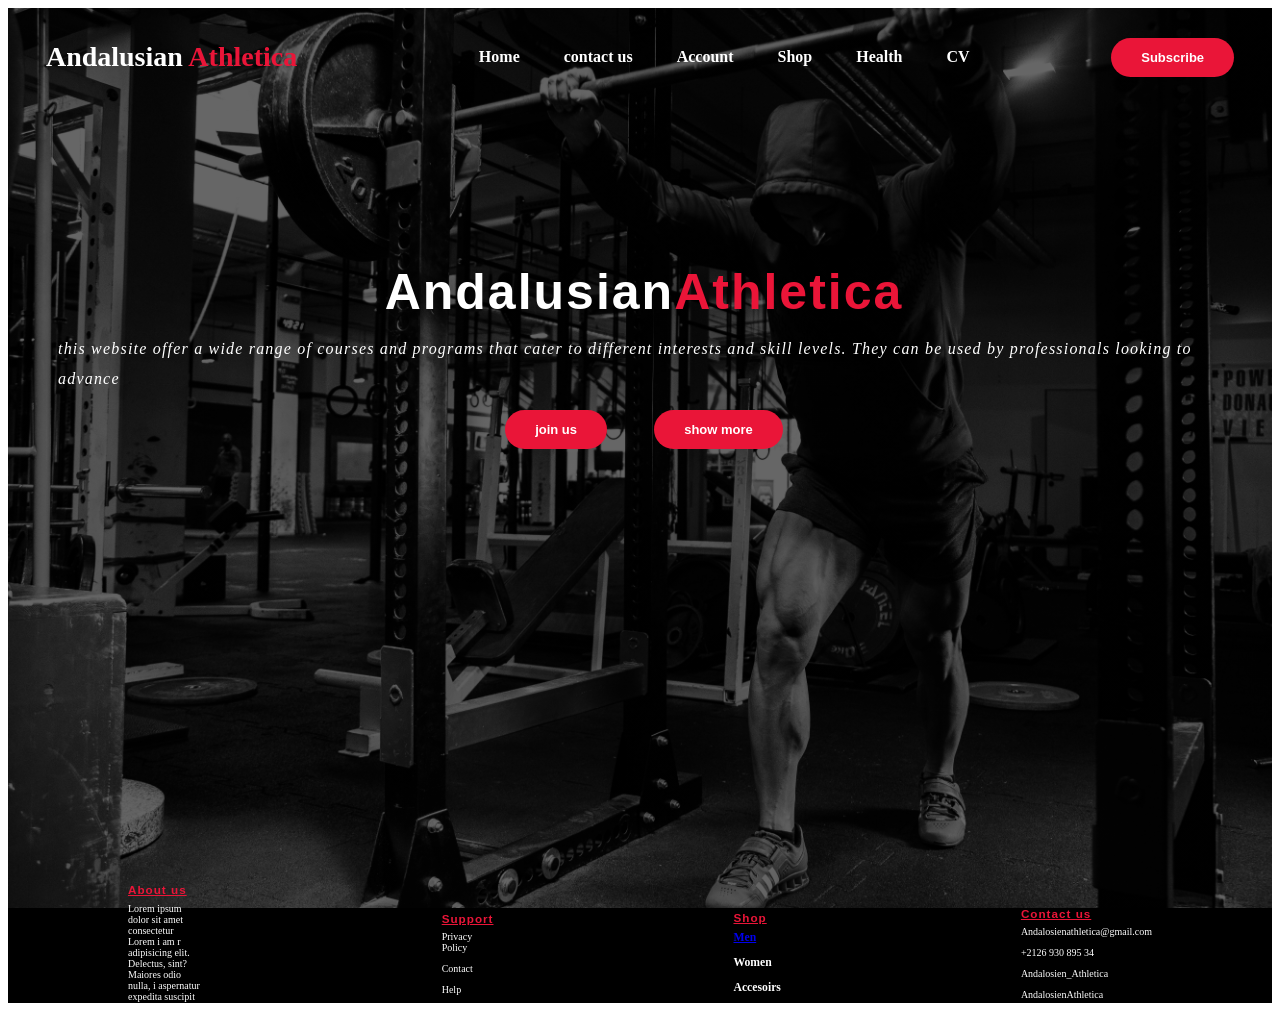
<file: Store-app/E-comerce store/index.html>
<!DOCTYPE html>
<html lang="en">
<head>
    <meta charset="UTF-8">
    <meta name="viewport" content="width=device-width, initial-scale=1.0">
    <title>Document</title>
    <link rel="stylesheet" href="style.css">
</head>
<body>
    <div class="main">
    <nav>
    <h2 class="logo">Andalusian<span> Athletica</span></h2>
    <ul>
      <li><a class="active" href="index.html">Home</a></li>
      <li><a href="">contact us</a></li>
      <li><a href="index2.html" target="_blank" >Account</a></li>
      <li><a href="index3.html">Shop</a>
        <div class="sub-menu">
          <ul>
            <li><a href="index5.html" target="_blank" >Accesoirs</a></li>
            <li><a href="index4.html" target="_blank">Women</a></li>
            <li><a href="index3.html" target="_blank">Men</a></li>
          </ul>
        </div>
      </li>
      <li><a href="">Health</a></li>
      <li><a href="cv.html">CV</a></li>
    </ul>
    <a href="index1.html" target="_blank"><button class="cb1" type="button">Subscribe</button></a>
  </nav>
    </div>
  <section>
    <div class="content">
        <h1 class="title">Andalusian <span>Athletica</span> </h1>
        <div class="pra">
          <p class="prinp">this website offer a wide range of courses and programs that cater to different interests and skill levels. 
            They can be used by professionals looking to advance <br ></p>
          <div class="couple">
            <a href="index1.html" target="_blank"><button class="cn">join us</button></a>
            <a href="index1.html" target="_blank"><button class="cb">show more</button></a>
          </div>
        </div>
    </div>
      </section>
      <footer>
        <div class="down">
          <div class="foooter">
            <h3 class="h33">About us</h3>
            <p>Lorem ipsum dolor sit amet consectetur Lorem i am
              r adipisicing elit. Delectus, sint? Maiores odio nulla, 
              i aspernatur expedita suscipit velit, ipsum mollitia ratione.<p>
          </div>
          <div class="foooter">
            <h3 class="h33">Support</h3>
            <p>Privacy Policy</p>
            <p>Contact</p>
            <p>Help</p>
          </div>
          <div class="foooter">
            <h3 class="h33">Shop<h3>
            <a href="index3.html" target="_blank"><p>Men</p></a>
            <p>Women<p>
            <p>Accesoirs</p>
          </div>
          <div class="foooter">
            <h3 class="h33">Contact us</h3>
            <p>Andalosienathletica@gmail.com</p>
            <p>+2126 930 895 34</p>
            <p>Andalosien_Athletica</p>
            <p>AndalosienAthletica</p>
          </div>
        </div>
      </footer>
   
   
</body>
</html>
</file>
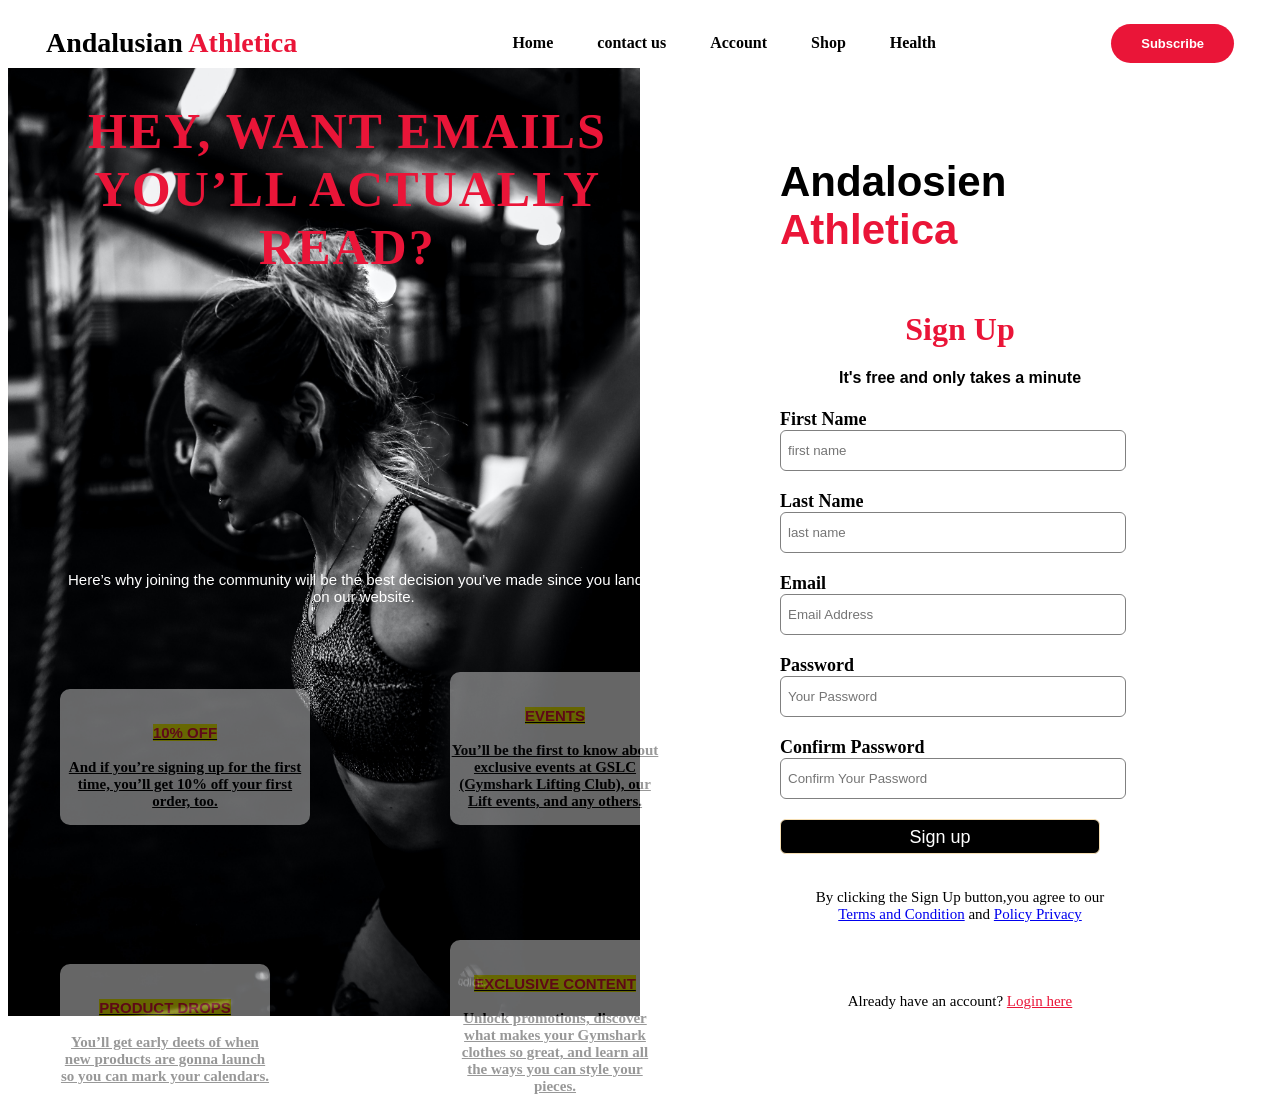
<file: Store-app/E-comerce store/index1.html>
<!DOCTYPE html>
    <html lang="en">
      <head>
        <title>Sign Up</title>
        <link rel="stylesheet" href="style1.css" />      
      </head>
      <body>
        <div class="main">
          <nav>
          <h2 class="logo">Andalusian<span> Athletica</span></h2>
          <ul>
            <li><a class="active" href="index.html">Home</a></li>
            <li><a href="">contact us</a></li>
            <li><a href="index2.html" target="_blank" >Account</a></li>
            <li><a href="index3.html" target="_blank">Shop</a>
              <div class="sub-menu">
                <ul>
                  <li><a href="index5.html" target="_blank" >Accesoirs</a></li>
                  <li><a href="index4.html" target="_blank">Women</a></li>
                  <li><a href="index3.html" target="_blank">Men</a></li>
                </ul>
              </div>
            </li>
            <li><a href="">Health</a></li>
          </ul>
          <a href="index1.html" target="_blank"><button class="cb1" type="button">Subscribe</button></a>
        </nav>
          </div>
        <div class="whole">
          <div class="signup-box">
            <h3>Andalosien <span class="span1"> Athletica</span></h3>
            <h1>Sign Up</h1>
            <h4>It's free and only takes a minute</h4>
            <form>
              <label>First Name</label>
              <input type="text" placeholder="first name" />
              <label>Last Name</label>
              <input type="text" placeholder="last name" />
              <label>Email</label>
              <input type="email" placeholder="Email Address" />
              <label>Password</label>
              <input type="password" placeholder="Your Password" />
              <label>Confirm Password</label>
              <input type="password" placeholder="Confirm Your Password" />
              <input type="button" value="Sign up" />
            </form>
            <p>
              By clicking the Sign Up button,you agree to our <br />
              <a href="#">Terms and Condition</a> and <a href="#">Policy Privacy</a>
            </p>
          <p class="para-2">
            Already have an account? <a class="logIN" href="index2.html">Login here</a>
          </p>
          </div>
        </div>
        <div class=img>
          <h1 class="myclassh1">HEY, WANT EMAILS <br> YOU’LL ACTUALLY <br> READ?</h1>
         <img src="sushil-ghimire-5UbIqV58CW8-unsplash.jpg"  class="image" alt="">
         <p class="myp">Here’s why joining the community will be the best decision you’ve made since you landed <br> on our website.
         </p>
        </div>
        <div class="element1">
          <p class="pone">
             <span class="spon">10% OFF</span> <br><br>
            And if you’re signing up for the first time, you’ll get 10% off your first order, too.
          </p>
         </div>
         <div class="element2">
          <p class="ptwo">
            <span class="spon">EVENTS</span> <br><br>
          You’ll be the first to know about exclusive events at GSLC (Gymshark Lifting Club), our Lift events, and any others.
          </p>
         </div>
         <div class="element3">
          <p class="ptree">
            <span class="spon">EXCLUSIVE CONTENT</span><br><br>
Unlock promotions, discover what makes your Gymshark clothes so great, and learn all the ways you can style your pieces.
          </p>
         </div>
         <div class="element4">
          <p class="pfour">
           <span class="spon">PRODUCT DROPS</span> <br><br>
You’ll get early deets of when new products are gonna launch so you can mark your calendars.

          </p>
         </div>
          
        
      </body>
    </html>
</file>
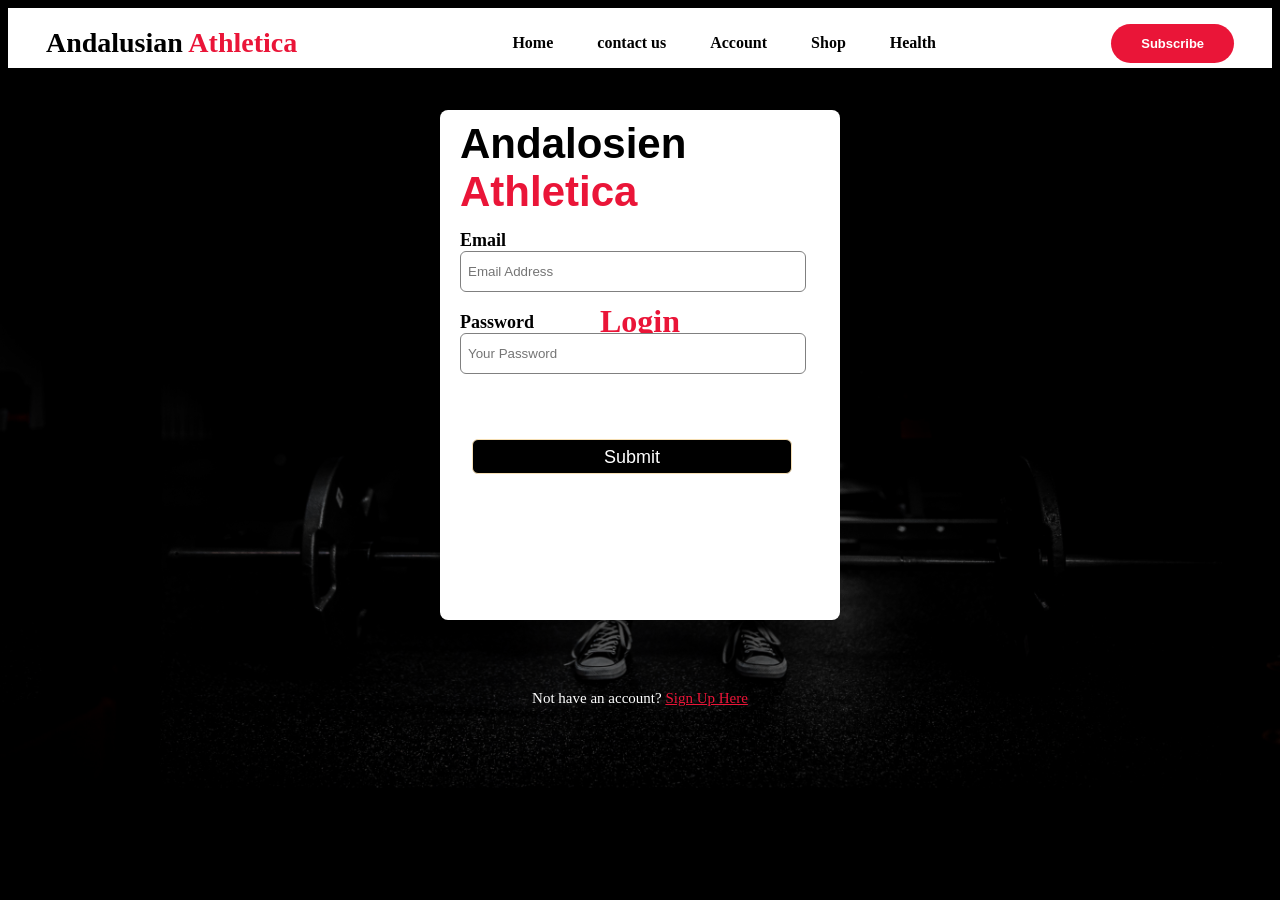
<file: Store-app/E-comerce store/index2.html>
<!DOCTYPE html>
    <html lang="en">
      <head>
        <title>Login</title>
        <link rel="stylesheet" href="style1.css">
        <link rel="stylesheet" href="style2.css">
      </head>
      <body>
        <div class="main">
          <nav>
          <h2 class="logo">Andalusian<span> Athletica</span></h2>
          <ul>
            <li><a class="active" href="index.html">Home</a></li>
            <li><a href="">contact us</a></li>
            <li><a href="index2.html" target="_blank" >Account</a></li>
            <li><a href="index3.html">Shop</a>
              <div class="sub-menu">
                <ul>
                  <li><a href="index5.html" >Accesoirs</a></li>
                  <li><a href="index4.html">Women</a></li>
                  <li><a href="index3.html">Men</a></li>
                </ul>
              </div>
            </li>
            <li><a href="">Health</a></li>
          </ul>
          <a href="index1.html" target="_blank"><button class="cb1" type="button">Subscribe</button></a>
        </nav>
          </div>
        <div class="login-box">
          <h3>Andalosien <span class="span1"> Athletica</span></h3>
          <h1 class="h1login">Login</h1>
          <form class="form22">
            <label>Email</label>
            <input type="email" placeholder="Email Address" />
            <label>Password</label>
            <input type="password" placeholder="Your Password" />
            <input class="inputa" type="button" value="Submit">
          </form>
        </div>
        <p class="para-3">
          Not have an account? <a href="index1.html">Sign Up Here</a>
        </p>
      </body>
    </html></span>
</file>
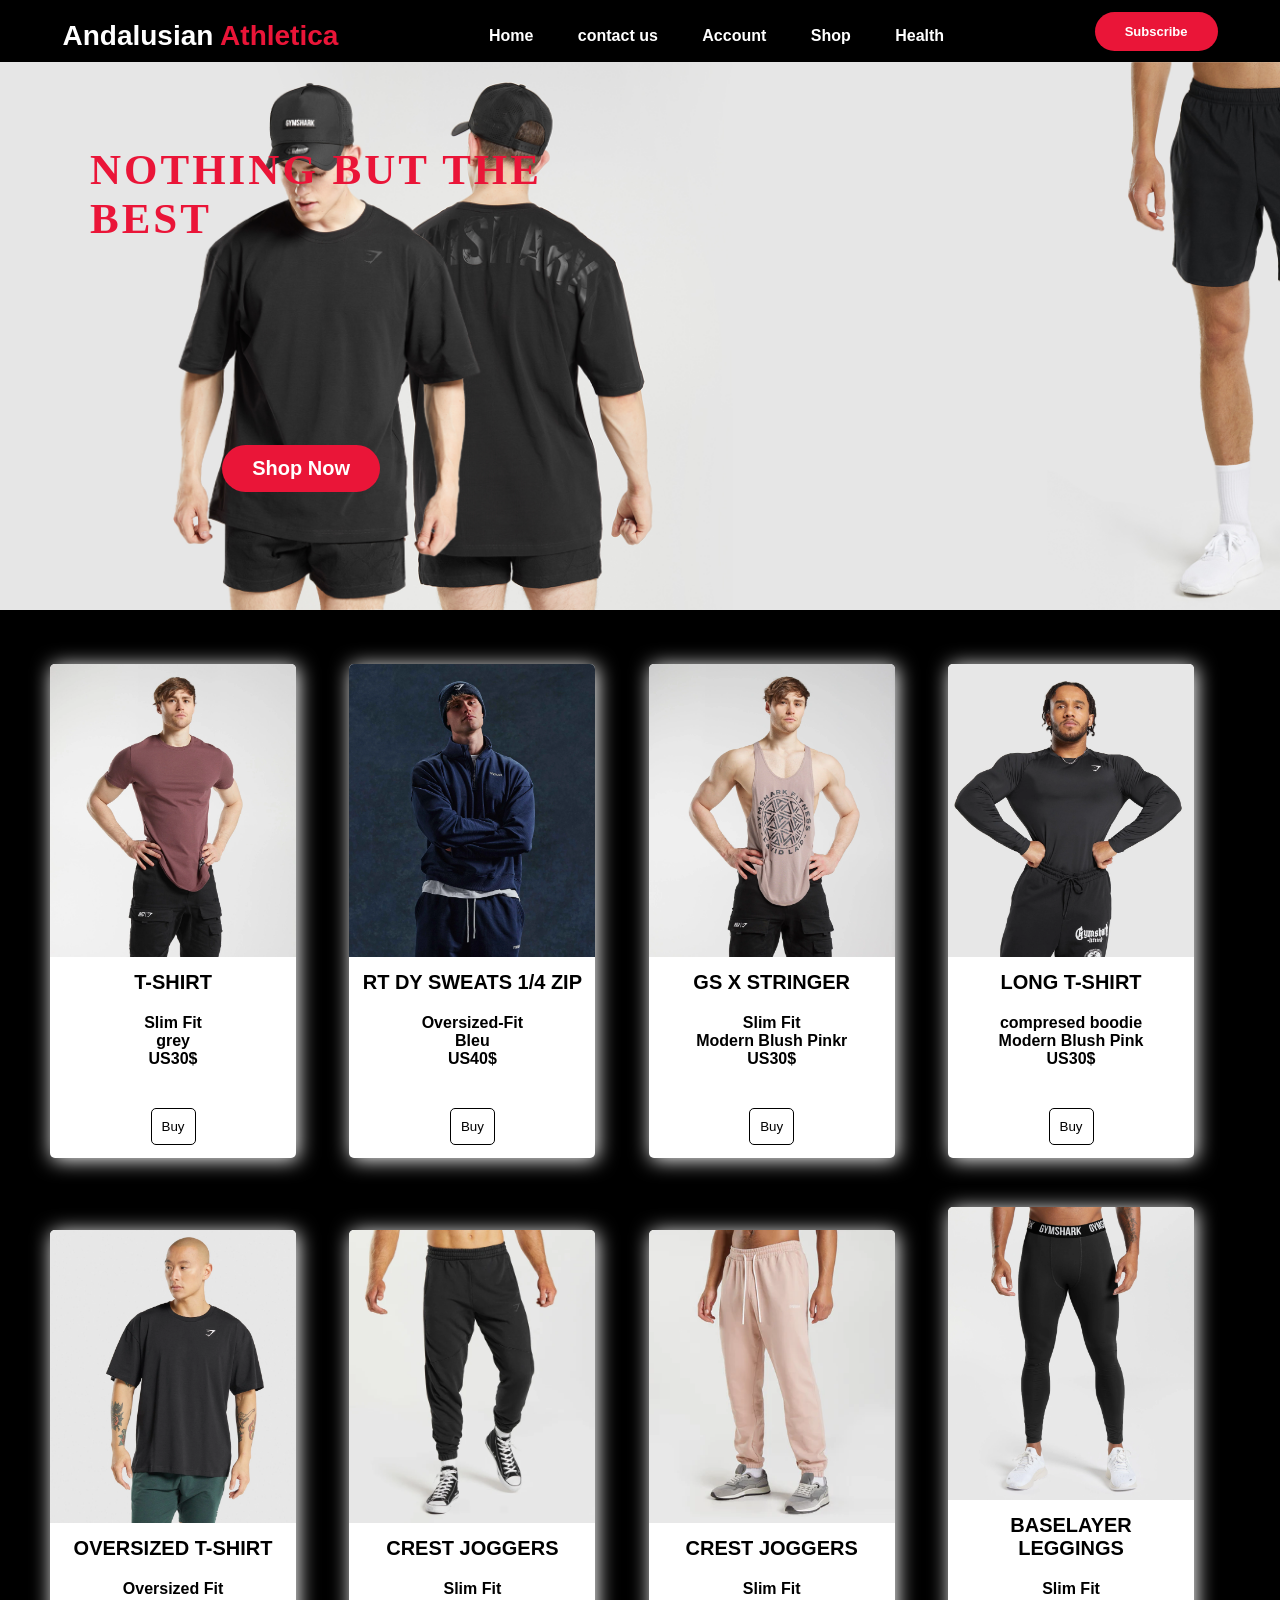
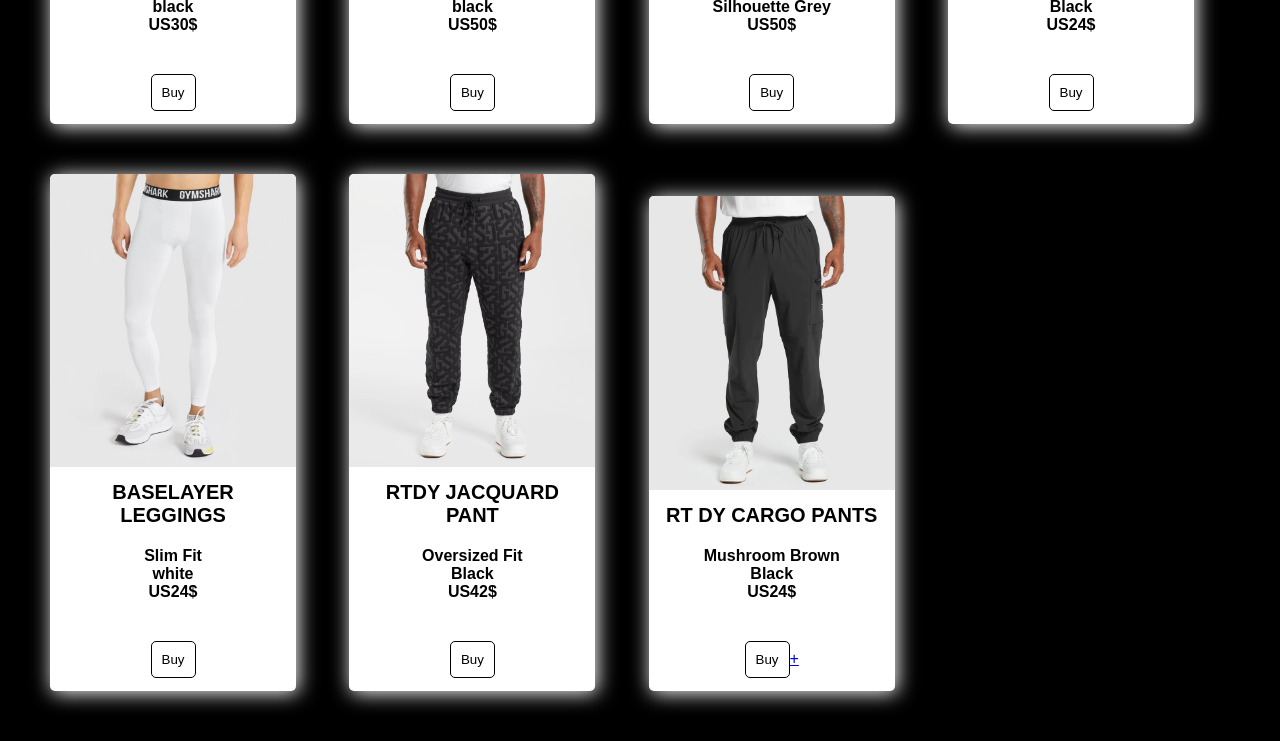
<file: Store-app/E-comerce store/index3.html>
<!DOCTYPE html>
<html lang="en">
<head>
    <meta charset="UTF-8">
    <meta name="viewport" content="width=device-width, initial-scale=1.0">
    <title>Document</title>
    <link rel="stylesheet" href="style3.css">
</head>
<body>
  <div class="main">
    <nav>
    <h2 class="logo">Andalusian<span> Athletica</span></h2>
    <ul>
      <li><a class="active" href="index.html">Home</a></li>
      <li><a href="">contact us</a></li>
      <li><a href="index2.html" target="_blank" >Account</a></li>
      <li><a href="index3.html">Shop</a>
        <div class="sub-menu">
          <ul>
            <li><a href="index5.html" >Accesoirs</a></li>
            <li><a href="index4.html">Women</a></li>
            <li><a href="index3.html">Men</a></li>
          </ul>
        </div>
      </li>
      <li><a href="">Health</a></li>
    </ul>
    <a href="index1.html" target="_blank"><button class="cb1" type="button" style="position: relative;bottom:20px ;">Subscribe</button></a>
  </nav>
    </div>
  <div class="div1">
    <img src="Headless_Desktop_-_M_INT.webp"  class="img1" alt="">
    
    <div class="myh1"><h1 class="h11">NOTHING BUT THE <br> BEST</h1>
        <a href="index3.html"><button type="button" class="botone">Shop Now</button></a>
    </div>
 
  </div>
  <!DOCTYPE html>
<html>
<head>
 <title>Cards</title>
</head>

<style type="text/css">


*{
  margin: 0;
  padding: 0;
}
body{
 font-family: arial;
 background-color: black;
}
.main{

 margin: 2%;
}

.card{
     width: 20%;
     display: inline-block;
     box-shadow: 2px 2px 20px #fff;
     border-radius: 5px; 
     margin: 2%;
     background-color: #fff;
     transition: .2s;
    }
    .card:hover {
      transform: scale(1.2);
      cursor: pointer;
    }
  

.image img {
  width: 100%;
  border-top-right-radius: 5px;
  border-top-left-radius: 5px;
 }

.title{
 
  text-align: center;
  padding: 10px;
  
 }

h1{
  font-size: 20px;
 }
 p {
  font-weight: bold;
 }

.des{
  padding: 3px;
  text-align: center;
 
  padding-top: 10px;
  border-bottom-right-radius: 5px;
  border-bottom-left-radius: 5px;
}
button{
  margin-top: 40px;
  margin-bottom: 10px;
  background-color: white;
  border: 1px solid black;
  border-radius: 5px;
  padding:10px;
}
button:hover{
  background-color: black;
  color: white;
  transition: .5s;
  cursor: pointer;
}

</style>
<body>

<div class="main">
<div class="card">

<div class="image">
    <img src="GymsharkXDavidLaidSsT-ShirtMagentaBrown-A4A3N-NBRW-0413_1920x.webp" alt="">
</div>
<div class="title">
 <h1>
T-SHIRT</h1>
</div>
<div class="des">
 <p>Slim Fit<br>
    grey <br>
    US30$
</p>
<a href="index6.html"><button>Buy</button></a>
</div>
</div>
<div class="card">

<div class="image">
<img src="C114_REST_DAY_MB4116_2_dd1dd979-c26a-469e-81bc-21728d5b0756_1920x.webp" alt="">
</div>
<div class="title">
 <h1>
  RT DY SWEATS 1/4 ZIP</h1>
</div>
<div class="des">
 <p>Oversized-Fit <br>
  Bleu<br>
 US40$</p>
 <a href="index6.html"><button>Buy</button></a>
 
</div>
</div>
<div class="card">

<div class="image">
 <img src="GymsharkXDavidLaidStringerModernBlushPink-A4A3P-KBMX-0862_1920x.webp" alt="">
</div>
<div class="title">
 <h1>
  GS X STRINGER
</h1>
</div>
<div class="des">

 <p>Slim Fit <br>
   Modern Blush Pinkr<br>
  US30$ </p>
  <a href="index6.html"><button>Buy</button></a>
</div>
</div>


<div class="card">

<div class="image">
    <img src="ElementBaselayerLsTopBlackBlackA1A1P-BBBB-0494_1920x.webp" alt="">
</div>
<div class="title">
 <h1>
   LONG T-SHIRT</h1>
</div>
<div class="des">
 <p>compresed boodie <br>
  Modern Blush Pink <br>
  US30$</p>
<a href="index6.html"><button>Buy</button></a>
</div>
</div>


<div class="card">

<div class="image">
   <img src="OversizedT-ShirtBlackA1A3E.A-Edit_BK_7d16b9bc-ec87-4935-bb82-ff50a4309582_1920x.webp">
</div>
<div class="title">
 <h1>
   OVERSIZED T-SHIRT
</h1>
</div>
<div class="des">
 <p>
  Oversized Fit <br>
  black <br>
  US30$ 
 </p>
 <a href="index6.html"><button>Buy</button></a>
</div>
</div>
<!--cards -->

<div class="card">

<div class="image">
   <img src="Power_Aop_Pant_BlackA2A7U-BBBB_1.webp">
</div>
<div class="title">
 <h1>
  CREST JOGGERS</h1>
</div>
<div class="des">
 <p>Slim Fit <br>
  black <br>
  US50$
 </p>

<a href="index6.html"><button>Buy</button></a>
</div>
</div>
<!--cards -->

<div class="card">

<div class="image">
<img src="RestDaySweatsPantDustyTaupe-A3A4A-NBHQ-1052.147-Edit_CM_bfe21b24-78e8-4930-b483-f9e6df327209_384x.webp" alt=""></div>
<div class="title">
<h1>CREST JOGGERS</h1> 
</div>
<div class="des">
<p> Slim Fit <br>
  Silhouette Grey
 <br>
  US50$ 
</p>
<a href="index6.html"><button>Buy</button></a>
</div>
</div>
<!--cards -->


<div class="card">

<div class="image">
<img src="ELEMENTBASELAYERLEGGINGSBLACKA1A3K-BBBB.A_1920x.webp" alt=""></div>
<div class="title">
 <h1>
  BASELAYER LEGGINGS
</h1>
</div>
<div class="des">
 <p>
  Slim Fit <br>
  Black <br>
  US24$
 </p>
 <a href="index6.html"><button>Buy</button></a>
</div>
</div>
<div class="card">

<div class="image">
<img src="ElementBaselayerLeggingWhiteA1A3K18_ZH_ZH_NEW_6642b4a5-ccc4-4e2f-9087-58cd389d296b_750x.webp" alt=""></div>
<div class="title">
 <h1>
  BASELAYER LEGGINGS</h1>
</div>
<div class="des">
  <p>  Slim Fit
<br>
    white <br>
    US24$  </p>
    <a href="index6.html"><button>Buy</button></a>
</div>
</div>
<div class="card">

  <div class="image">
  <img src="image_1.webp" alt=""></div>
  <div class="title">
   <h1>
    RTDY JACQUARD PANT</h1>
  </div>
  <div class="des">
    <p> Oversized Fit
  <br>
      Black <br>
      US42$  </p>
      <a href="index6.html"><button>Buy</button></a>
  </div>
  </div>
  <div class="card">

    <div class="image">
    <img src="image_2.webp" alt=""></div>
    <div class="title">
     <h1>
      RT DY CARGO PANTS</h1>
    </div>
    <div class="des">
      <p>  Mushroom Brown
    <br>
        Black <br>
        US24$  </p>
        <a href="index6.html"><button>Buy</button>+</a>
      </div>
    
    </div>
</div>
</body>
</html>

    
</body>
</html>
</file>
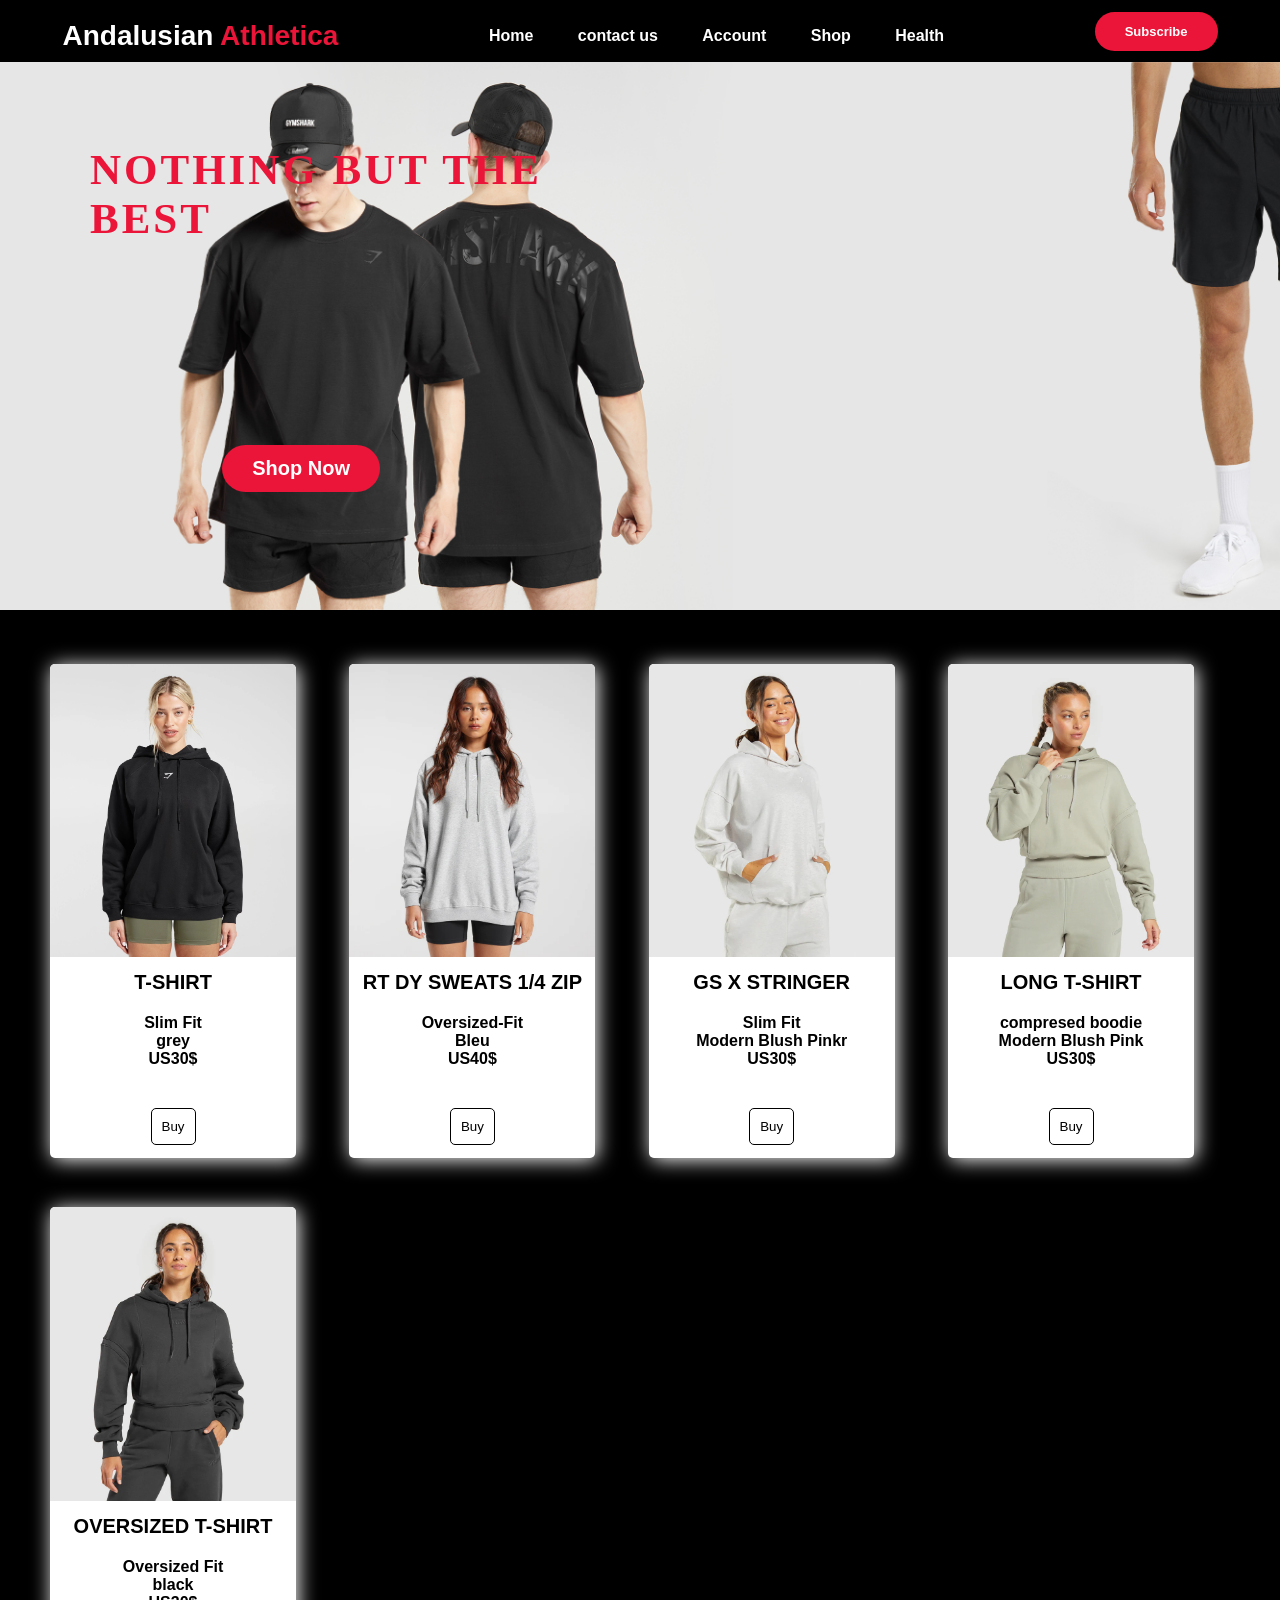
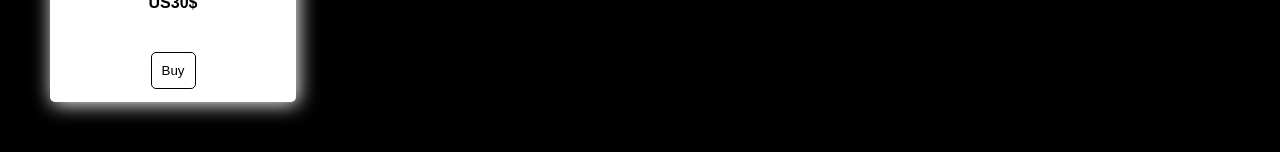
<file: Store-app/E-comerce store/index4.html>
<!DOCTYPE html>
<html lang="en">
<head>
    <meta charset="UTF-8">
    <meta name="viewport" content="width=device-width, initial-scale=1.0">
    <link rel="stylesheet" href="style3.css">
    <title>Document</title>
</head>
<body>
    <div class="main">
        <nav>
        <h2 class="logo">Andalusian<span> Athletica</span></h2>
        <ul>
          <li><a class="active" href="index.html">Home</a></li>
          <li><a href="">contact us</a></li>
          <li><a href="index2.html" target="_blank" >Account</a></li>
          <li><a href="index3.html" target="_blank">Shop</a>
            <div class="sub-menu">
              <ul>
                <li><a href="index5.html" target="_blank" >Accesoirs</a></li>
                <li><a href="index4.html" target="_blank">Women</a></li>
                <li><a href="index3.html" target="_blank">Men</a></li>
              </ul>
            </div>
          </li>
          <li><a href="">Health</a></li>
        </ul>
        <a href="index1.html" target="_blank"><button class="cb1" type="button" style="position: relative;bottom:20px ;">Subscribe</button></a>
      </nav>
        </div>
      <div class="div1">
        <img src="Headless_Desktop_-_M_INT.webp"  class="img1" alt="">
        
        <div class="myh1"><h1 class="h11">NOTHING BUT THE <br> BEST</h1>
            <a href="index3.html" target="_blank"><button type="button" class="botone" >Shop Now</button></a>
        </div>
     
      </div>
      <!DOCTYPE html>
    <html>
    <head>
     <title>Cards</title>
    </head>
    
    <style type="text/css">
    
    
    *{
      margin: 0;
      padding: 0;
    }
    body{
     font-family: arial;
     background-color: black;
    }
    .main{
    
     margin: 2%;
    }
    
    .card{
         width: 20%;
         display: inline-block;
         box-shadow: 2px 2px 20px #fff;
         border-radius: 5px; 
         margin: 2%;
         background-color: #fff;
         transition: .2s;
        }
        .card:hover {
          transform: scale(1.2);
          cursor: pointer;
        }
      
    
    .image img {
      width: 100%;
      border-top-right-radius: 5px;
      border-top-left-radius: 5px;
     }
    
    .title{
     
      text-align: center;
      padding: 10px;
      
     }
    
    h1{
      font-size: 20px;
     }
     p {
      font-weight: bold;
     }
    
    .des{
      padding: 3px;
      text-align: center;
     
      padding-top: 10px;
      border-bottom-right-radius: 5px;
      border-bottom-left-radius: 5px;
    }
    button{
      margin-top: 40px;
      margin-bottom: 10px;
      background-color: white;
      border: 1px solid black;
      border-radius: 5px;
      padding:10px;
    }
    button:hover{
      background-color: black;
      color: white;
      transition: .5s;
      cursor: pointer;
    }
    
    </style>
    <body>
    
    <div class="main">
    <div class="card">
    
    <div class="image">
        <img src="hoodie_women_1.webp" alt="">
    </div>
    <div class="title">
     <h1>
    T-SHIRT</h1>
    </div>
    <div class="des">
     <p>Slim Fit<br>
        grey <br>
        US30$
    </p>
    <a href="index6.html" target="_blank"><button>Buy</button></a>
    </div>
    </div>
    <div class="card">
    
    <div class="image">
    <img src="hoodie.webp" alt="">
    </div>
    <div class="title">
     <h1>
      RT DY SWEATS 1/4 ZIP</h1>
    </div>
    <div class="des">
     <p>Oversized-Fit <br>
      Bleu<br>
     US40$</p>
    <a href="index6.html"><button>Buy</button></a>
    </div>
    </div>
    <div class="card">
    
    <div class="image">
     <img src="image_women_2.webp" alt="">
    </div>
    <div class="title">
     <h1>
      GS X STRINGER
    </h1>
    </div>
    <div class="des">
    
     <p>Slim Fit <br>
       Modern Blush Pinkr<br>
      US30$ </p>
      <a href="index6.html"><button>Buy</button></a>
    </div>
    </div>
    
    
    <div class="card">
    
    <div class="image">
        <img src="image_women_4.webp" alt="">
    </div>
    <div class="title">
     <h1>
       LONG T-SHIRT</h1>
    </div>
    <div class="des">
     <p>compresed boodie <br>
      Modern Blush Pink <br>
      US30$</p>
    <a href="index6.html"><button>Buy</button></a>
    </div>
    </div>
    
    
    <div class="card">
    
    <div class="image">
       <img src="image_women_5.webp">
    </div>
    <div class="title">
     <h1>
       OVERSIZED T-SHIRT
    </h1>
    </div>
    <div class="des">
     <p>
      Oversized Fit <br>
      black <br>
      US30$ 
     </p>
     <a href="index6.html"><button>Buy</button></a>
    </div>
    </div>
    <!--cards -->
    
   
    <!--cards -->
   
    <!--cards -->
    
    
   
   
      
        
        </div>
    </div>
    </body>
    </html>
    
        
    </body>
    </html>
</body>
</html>
</file>
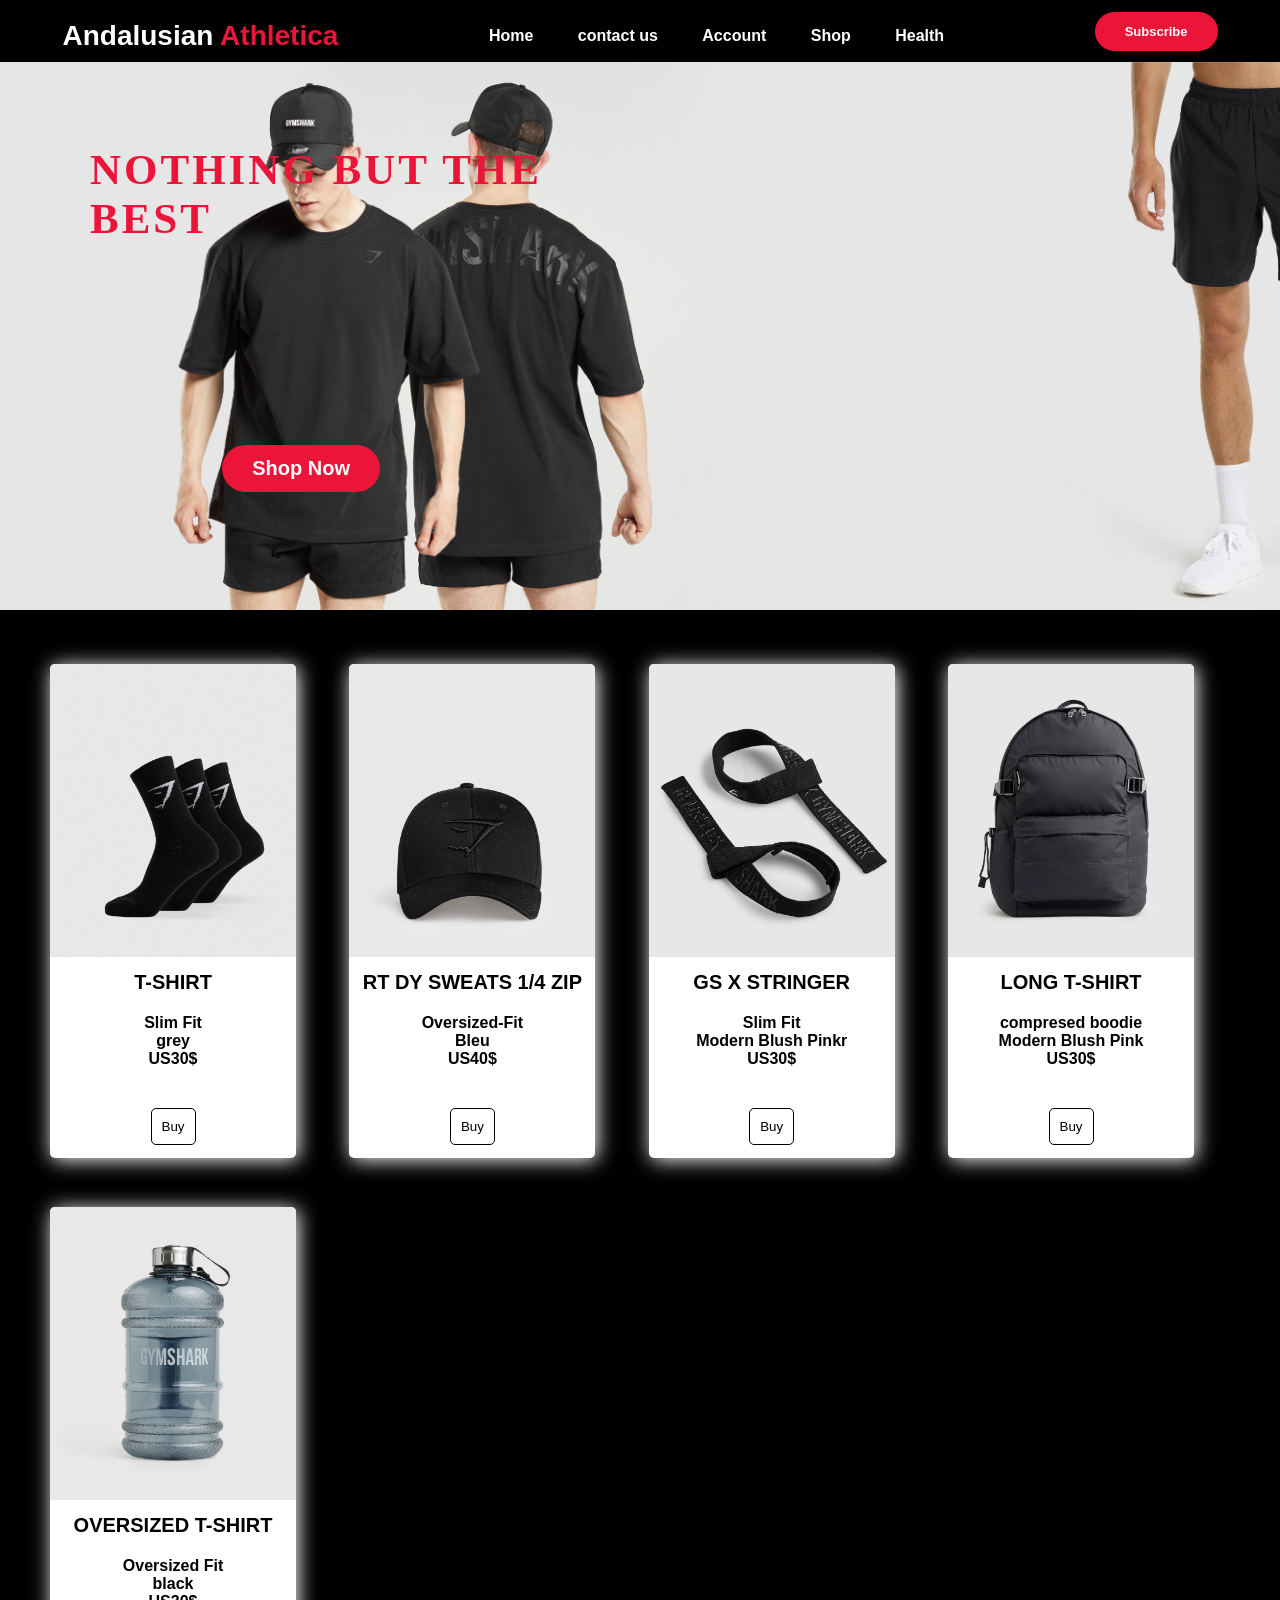
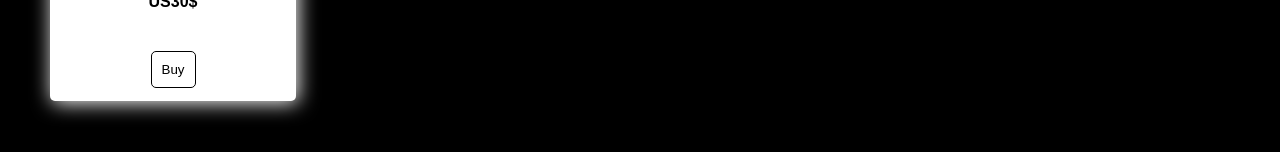
<file: Store-app/E-comerce store/index5.html>
<!DOCTYPE html>
<html lang="en">
<head>
    <meta charset="UTF-8">
    <meta name="viewport" content="width=device-width, initial-scale=1.0">
    <title>Document</title>
    <link rel="stylesheet" href="style3.css">
</head>
<body>
    <div class="main">
        <nav>
        <h2 class="logo">Andalusian<span> Athletica</span></h2>
        <ul>
          <li><a class="active" href="index.html">Home</a></li>
          <li><a href="">contact us</a></li>
          <li><a href="index2.html" target="_blank" >Account</a></li>
          <li><a href="index3.html">Shop</a>
            <div class="sub-menu">
              <ul>
                <li><a href="index5.html" target="_blank" >Accesoirs</a></li>
                <li><a href="index4.html">Women</a></li>
                <li><a href="index3.html" target="_blank">Men</a></li>
              </ul>
            </div>
          </li>
          <li><a href="">Health</a></li>
        </ul>
        <a href="index1.html" target="_blank"><button class="cb1" type="button" style="position: relative;bottom:20px ;">Subscribe</button></a>
      </nav>
        </div>
      <div class="div1">
        <img src="Headless_Desktop_-_M_INT.webp"  class="img1" alt="">
        
        <div class="myh1"><h1 class="h11">NOTHING BUT THE <br> BEST</h1>
            <a href="index3.html" target="_blank"><button type="button" class="botone" >Shop Now</button></a>
        </div>
     
      </div>
      <!DOCTYPE html>
    <html>
    <head>
     <title>Cards</title>
    </head>
    
    <style type="text/css">
    
    
    *{
      margin: 0;
      padding: 0;
    }
    body{
     font-family: arial;
     background-color: black;
    }
    .main{
    
     margin: 2%;
    }
    
    .card{
         width: 20%;
         display: inline-block;
         box-shadow: 2px 2px 20px #fff;
         border-radius: 5px; 
         margin: 2%;
         background-color: #fff;
         transition: .2s;
        }
        .card:hover {
          transform: scale(1.2);
          cursor: pointer;
        }
      
    
    .image img {
      width: 100%;
      border-top-right-radius: 5px;
      border-top-left-radius: 5px;
     }
    
    .title{
     
      text-align: center;
      padding: 10px;
      
     }
    
    h1{
      font-size: 20px;
     }
     p {
      font-weight: bold;
     }
    
    .des{
      padding: 3px;
      text-align: center;
     
      padding-top: 10px;
      border-bottom-right-radius: 5px;
      border-bottom-left-radius: 5px;
    }
    button{
      margin-top: 40px;
      margin-bottom: 10px;
      background-color: white;
      border: 1px solid black;
      border-radius: 5px;
      padding:10px;
    }
    button:hover{
      background-color: black;
      color: white;
      transition: .5s;
      cursor: pointer;
    }
    
    </style>
    <body>
    
    <div class="main">
    <div class="card">
    
    <div class="image">
        <img src="ex_1.webp" alt="">
    </div>
    <div class="title">
     <h1>
    T-SHIRT</h1>
    </div>
    <div class="des">
     <p>Slim Fit<br>
        grey <br>
        US30$
    </p>
    <a href="index6.html"><button>Buy</button></a>
    </div>
    </div>
    <div class="card">
    
    <div class="image">
    <img src="ex_2.webp" alt="">
    </div>
    <div class="title">
     <h1>
      RT DY SWEATS 1/4 ZIP</h1>
    </div>
    <div class="des">
     <p>Oversized-Fit <br>
      Bleu<br>
     US40$</p>
     <a href="index6.html"><button>Buy</button></a>
    </div>
    </div>
    <div class="card">
    
    <div class="image">
     <img src="ex_3.webp" alt="">
    </div>
    <div class="title">
     <h1>
      GS X STRINGER
    </h1>
    </div>
    <div class="des">
    
     <p>Slim Fit <br>
       Modern Blush Pinkr<br>
      US30$ </p>
      <a href="index6.html"><button>Buy</button></a>
    </div>
    </div>
    
    
    <div class="card">
    
    <div class="image">
        <img src="ex_4.webp" alt="">
    </div>
    <div class="title">
     <h1>
       LONG T-SHIRT</h1>
    </div>
    <div class="des">
     <p>compresed boodie <br>
      Modern Blush Pink <br>
      US30$</p>
      <a href="index6.html"><button>Buy</button></a>
    </div>
    </div>
    
    
    <div class="card">
    
    <div class="image">
       <img src="ex_5.webp">
    </div>
    <div class="title">
     <h1>
       OVERSIZED T-SHIRT
    </h1>
    </div>
    <div class="des">
     <p>
      Oversized Fit <br>
      black <br>
      US30$ 
     </p>
     <a href="index6.html"><button>Buy</button></a>
    </div>
    </div>
  
    
    
   
   
      
        
        </div>
    </div>
    </body>
    </html>
    
        
    </body>
    </html>
</body>
</html>
    
</body>
</html>
</file>
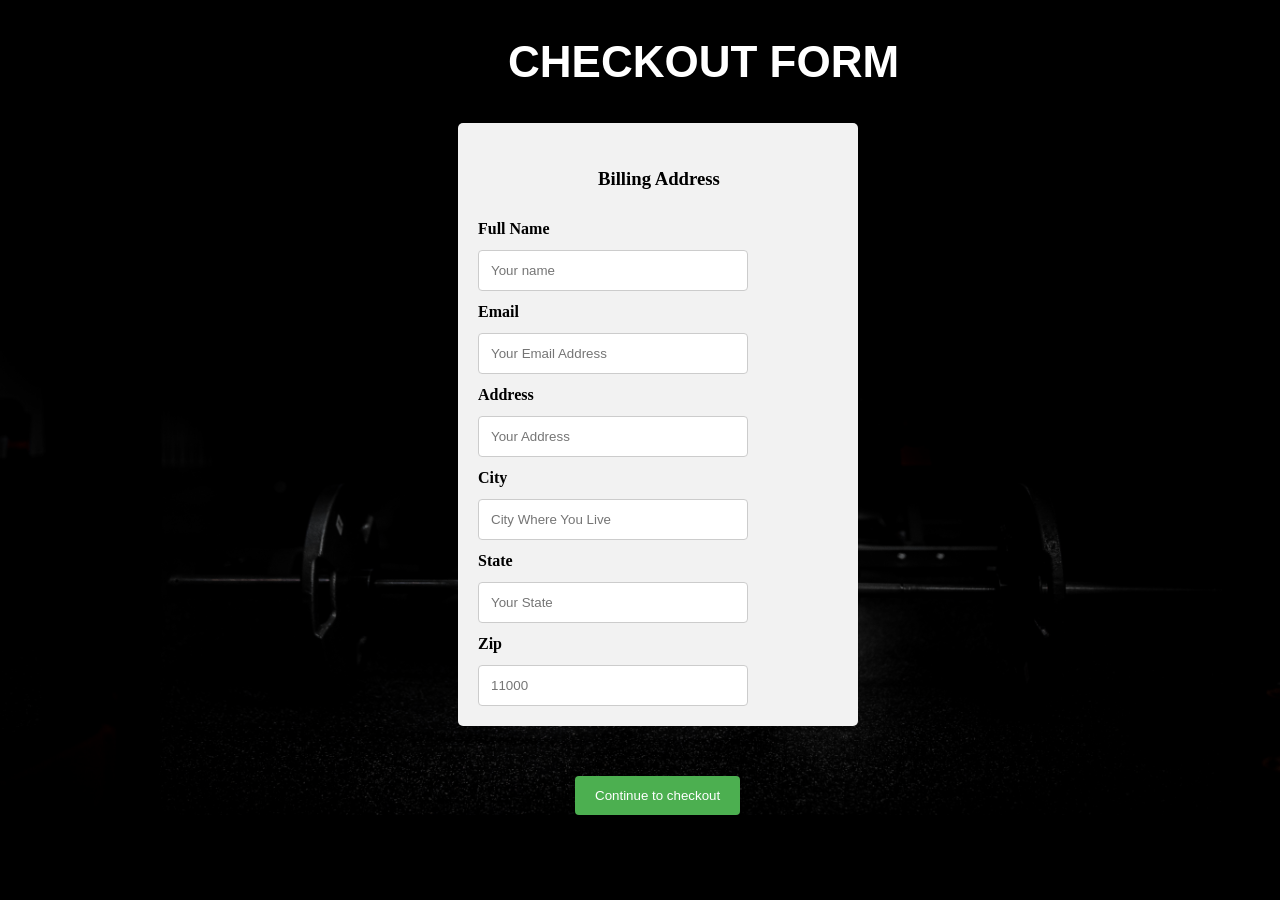
<file: Store-app/E-comerce store/index6.html>
<!DOCTYPE html>
<html>
<head>
<meta name="viewport" content="width=device-width, initial-scale=1">
<style>
* {
  box-sizing: border-box;
}
body {
    height: 100%;
    width: auto;
    background-image:linear-gradient(rgba(0,0,0,0.6),rgba(0,0,0,0.6)),url("anastase-maragos-9dzWZQWZMdE-unsplash.jpg");
    background-size:cover;
    background-position: center;
}

input[type=text], select, textarea {
  width: 100%;
  padding: 12px;
  border: 1px solid #ccc;
  border-radius: 4px;
  resize: vertical;
}

label {
  padding: 12px 12px 12px 0;
  display: inline-block;
  font-weight: bold;
}

input[type=submit] {
  background-color: #4CAF50;
  color: white;
  padding: 12px 20px;
  border: none;
  border-radius: 4px;
  cursor: pointer;
  float: right;
  position: absolute;
  left: 100px;
}

input[type=submit]:hover {
  background-color: #45a049;
}

.container {
  border-radius: 5px;
  background-color: #f2f2f2;
  padding: 20px;
  width: 400px;
  margin-left: 450px;
  margin-bottom: 50px;
}

.col-25 {
  float: left;
  width: 25%;
  margin-top: 6px;
}

.col-75 {
  float: left;
  width: 75%;
  margin-top: 6px;
}

.row:after {
  content: "";
  display: table;
  clear: both;
}
.submit {
  margin-left: 475px;
  margin-bottom: 30px;
}
h2 {
    margin-left: 500px;
    font-weight: ;
    font-family: Impact, Haettenschweiler, 'Arial Narrow Bold', sans-serif;
    font-size:44px;
    box-shadow: #fff;
    color: #fff;
   }
   h3 {
    padding-left: 120px;
   }
</style>
</head>
<body>

<h2>CHECKOUT FORM</h2>

<div class="container">
  <form action="/action_page.php">
    <div class="row">
      <div class="col-75">
        <h3>Billing Address</h3>
        <label for="fname"><i class="fa fa-user"></i> Full Name</label>
        <input type="text" id="fname" name="firstname" placeholder="Your name">
        <label for="email"><i class="fa fa-envelope"></i> Email</label>
        <input type="text" id="email" name="email" placeholder="Your Email Address">
        <label for="adr"><i class="fa fa-address-card-o"></i> Address</label>
        <input type="text" id="adr" name="address" placeholder="Your Address">
        <label for="city"><i class="fa fa-institution"></i> City</label>
        <input type="text" id="city" name="city" placeholder="City Where You Live">

        <div class="row">
          <div class="col-50">
            <label for="state">State</label>
            <input type="text" id="state" name="state" placeholder="Your State">
          </div>
          <div class="col-50">
            <label for="zip">Zip</label>
            <input type="text" id="zip" name="zip" placeholder="11000">
          </div>
        </div>
      </div>

     
        </div>
      </div>
    </div>
    <input class="submit" type="submit" value="Continue to checkout">
  </form>
</div>

</body>
</html>
</file>
<file: Store-app/E-comerce store/style.css>
.{
    font-family : 'josefin sans', sans-serif;
    padding: 0;
    margin: 0;
}
 .main {
    height: 100vh;
    width: 100%;
    background-image:linear-gradient(rgba(0,0,0,0.6),rgba(0,0,0,0.6)),url("alexander-redl-qo1pyCD02t4-unsplash.jpg");
    background-size:cover;
    background-position: center;
 }
 nav {
    display: flex;
    align-items: center;
    justify-content: space-between;
    padding-top: 10px;
    padding-left: 3%;
    padding-right: 3%;
}
.logo {
    color: white;
    font-size: 28px;
}
span {
    color: #ea1538;
}
nav ul li {
    display:inline-block;
    padding: 10px 20px ;
    
}
nav ul li a {
    text-decoration: none;
    color: white;
    font family: Oswald, sans-serif;
    font-weight: bold;
    transition:0.4s ease-in-out ;
}
nav ul li a:hover {
    color: #ea1538;
    transition: .5s;
    
}
.cb1 {    
    border: none ;
    background: #ea1538;
    padding: 12px 30px;
    border-radius: 30px;
    color: white;
    font-weight: bold;
    font-size: 13px;
    transition: .4s;

    
}
.cb1:hover {
    transform: scale(1.2);
    cursor: pointer;
}
.sub-menu {
    display:none;
    background-color:#ea1538;  
    border: 1px;
    border-radius: 8px;
}
 ul li:hover .sub-menu{ 
    display:block;
    position: absolute;
    margin-top: 7x;
    margin-left:5px ;
    text-decoration: none;
    color: white;    
}
ul li:hover .sub-menu ul a {
    display: flex;
    margin:auto;
    flex-direction: row;
}



section {
    position:absolute;
    top: 250px;
}
.content {

 }
.title {
    display: flex;
    justify-content: center;
    color:white;
    font-size:50px;
    font-style:;
    font-weight: bold;
    font-family: Impact, Haettenschweiler, 'Arial Narrow Bold', sans-serif;
    line-height: 1px;
    letter-spacing: 2px;
}
.pra {
    font: size 20px;
    color:white;
    padding: 50px 50px;
    padding-top:0px;
    margin-block-end: 100px;
    font-family: Arial,;
    letter-spacing: 1.2px;
    line-height: 30px;
}
.prinp {
font-style: italic;
}
.indent {
    text-indent: 50px;
}

.cn {
    border: none;
    background: #ea1538;
    padding: 12px 30px;
    border-radius: 30px;
    font-weight: bold;
    font-size: 13px;
    transition: .4s;
    margin-left: 380px;
    list-style:none ;
    text-decoration: none;
}
.cn  {
    list-style:none ;
    text-decoration: none;
    color: white;

}
.cb  {
    list-style:none ;
    text-decoration: none;
    color: white;

}
.cn:hover {
    transform: scale(1.2);
    cursor: pointer;
}
.cb {    
    border: none;
    background: #ea1538;
    padding: 12px 30px;
    border-radius: 30px;
    color: white;
    font-weight: bold;
    font-size: 13px;
    transition: .4s;
    margin-right: 400px;
}
.cb:hover 
{
    transform: scale(1.2);
    cursor: pointer;
}
    

.couple {
    display: flex;
    justify-content: center;
    padding-left: 20px;
    justify-content: space-evenly;
}
.new {
    background-color: white;
    height: 100vh;
    width: auto;
}
.newreales {
   background-color: rgb(17, 43, 43);
   width: auto;
   height: 60vh;
   margin-top: 30px;
   
}
.title2 {
    color: white;
    margin-left: 100px;
    padding-top:  300px;
    
}
footer {
    background-color: black;
    display: flex;
    flex-direction: row;
     
}
.down {
    display: flex;
    align-items: center;
    justify-content: space-between;
    height: 95px;
    color: #fff;

 }
 .foooter {
    margin-left: 120px;
    margin-right: 120px;
    margin-top: 0px;
    font-size: 10px;
    font-weight: ;
    font-style: normal;
 }
 .h33 {
    text-decoration: underline;
    font-family: Impact, Haettenschweiler, 'Arial Narrow Bold', sans-serif;
    color: #ea1538;
    letter-spacing: 1px;
    line-height: 2px;

 }
</file>
<file: Store-app/E-comerce store/style1.css>
<span style="font-family: verdana, geneva, sans-serif;">body {
    background-color: #344a72;
    font-family: "Roboto", sans-serif;
  }
  .signup-box {
    width: 400px;
    height: 400px;
    margin: auto;
    background-color: white;
    border: none;
    padding-bottom: 150px;
  }
     nav {
        display: flex;
        align-items: center;
        justify-content: space-between;
        padding-top: 10px;
        padding-left: 3%;
        padding-right: 3%;
        background-color:#fff;
        height: 50px;

    }
    .logo {
        color: black;
        font-size: 28px;
    }
    span {
        color: #ea1538;
    }
    nav ul li {
        display:inline-block;
        padding: 10px 20px ;
        
    }
    nav ul li a {
        text-decoration: none;
        color:black;
        font family: Oswald, sans-serif;
        font-weight: bold;
        transition:0.4s ease-in-out ;
    }
    nav ul li a:hover {
        color: #ea1538;
        transition: .5s;
        
    }
    .cb1 {    
        border: none ;
        background: #ea1538;
        padding: 12px 30px;
        border-radius: 30px;
        color: white;
        font-weight: bold;
        font-size: 13px;
        transition: .4s;
    
        
    }
    .cb1:hover {
        transform: scale(1.2);
        cursor: pointer;
    }
    .sub-menu {
        display:none;
        background-color:#ea1538;  
        border: 1px;
        border-radius: 8px;
    }
     ul li:hover .sub-menu{ 
        display:block;
        position: absolute;
        margin-top: 7x;
        margin-left:5px ;
        text-decoration: none;
        color: white;    
    }
    ul li:hover .sub-menu ul a {
        display: flex;
        margin:auto;
        flex-direction: row;
    }
  .login-box {
    width: 400px;
    height: 510px;
    margin: auto;
    border-radius: 8px;
    background-color: #fff;
  }
  .form22 {
    position: absolute;
    top:210px;
   }
   .h1login {
    padding-top:45px;
   }
   .inputa {
    position: absolute;
    right: -32px;
    bottom: -100px;
   }
  h1 {
    text-align: center;
    padding-top: 15px;
    color: #ea1538;
  }
  
  h4 {
    text-align: center;
    font-family: Impact, Haettenschweiler, 'Arial Narrow Bold', sans-serif;

  }
  
  form {
    width: 300px;
    margin-left: 20px;
  }
  
  form label {
    display: flex;
    margin-top: 20px;
    font-size: 18px;
    font-style: normal;
    font-weight: bold;
  }
  
  form input {
    width: 330px;
    height: 25px;
    padding: 7px;
    border: none;
    border: 1px solid gray;
    border-radius: 6px;
    outline: none;
  }
  input[type="button"] {
    width: 320px;
    height: 35px;
    margin-top: 20px;
    border:wheat solid 1px;
    background-color:black;
    color: white;
    font-size: 18px;
    
  }
  p {
    text-align: center;
    padding-top: 20px;
    font-size: 15px;
  }
  .para-2 {
    text-align: center;
    color:black;
    font-size: 15px;
    margin-top: 50px;

  }
  .para-3 {
    text-align: center;
    color:white;
    font-size: 15px;
    margin-top: 50px;

  }
  .para-3 a {
    color: #ea1538;
    bottom: -200px;
  }
  .para-2 a {
    color: #ea1538;
    bottom: -200px;
  }
  .logIN {
    color: #ea1538;
  }
  .signup-box {
    position: relative;
    right: 0;
    margin-top:80px;

  }
.whole {
   
  position: absolute;
  right:0;
  width: 50%;
  height:;
   }
  .image {
    width:50%;
    height: auto;
  }
  h3 {
    font-size: 42px;
    padding-left:20px;
    padding-top: 10px;
    font-family: Impact, Haettenschweiler, 'Arial Narrow Bold', sans-serif;
    
   
  }
  span {
        color: #ea1538; 
      }
   .myclassh1 {
    position:absolute;
    font-size: 50px;
    padding-left:80px;
    padding-top:0px;
    font-weight: ;
    letter-spacing: 2px;

   }
   .myp {
    position: absolute;
    bottom: 280px;
    color: white;
    padding-left: 60px;
    font-family: Impact, Haettenschweiler, 'Arial Narrow Bold', sans-serif;
    
   }
    .element1 {
      width: 250px;
      height:auto;
      position: absolute;
      bottom:75px;
      background-color:white;
      opacity: 0.4;
      left:60px;
      border-radius: 10px;
    }
    .element2 {
      width: 210px;
      height:auto;
      position: absolute;
      bottom:75px;
      background-color:white;
      opacity: 0.4;     
       left:450px;
       border-radius: 10px;

    }
    .element3 {
      width: 210px;
      height:auto;
      position: absolute;
      bottom:-210px;
      background-color:white;
      opacity: 0.4;      
      left:450px;
      border-radius: 10px;

    }
    .element4 {
      width: 210px;
      height:auto;
      position: absolute;
      bottom:-200px;
      background-color:white;
      opacity: 0.4;      
      left:60px;
      border-radius: 10px;
     }
     .spon {
      font-family: Impact, Haettenschweiler, 'Arial Narrow Bold', sans-serif;
      background-color: yellow;
     }
     .element1 p {
      font-weight: bold;
      text-decoration:underline;
     }
     .element2 p {
      font-weight: bold;
      text-decoration: underline;

     }
     .element3 p {
      font-weight: bold;
      text-decoration: underline;

     }
     .element4 p {
      font-weight: bold;
      text-decoration: underline;

     }
</file>
<file: Store-app/E-comerce store/style2.css>
body {
    height: 100%;
    width: auto;
    background-image:linear-gradient(rgba(0,0,0,0.6),rgba(0,0,0,0.6)),url("anastase-maragos-9dzWZQWZMdE-unsplash.jpg");
    background-size:cover;
    background-position: center;
}
</file>
<file: Store-app/E-comerce store/style3.css>
.div1 {
    width: 100px ;
    color:linear-gradient(rgba(0,0,0,0.6),rgba(0,0,0,0.6));


    
}
.img1 {
    width:205vh;
    color:linear-gradient(rgba(0,0,0,0.6),rgba(0,0,0,0.6));


}
.h11 {
    color:#ea1538 ;
    position: absolute;
    top: 100px;
    right:82vh;
    font-size: 43px;
    top:145px;
    font-family: fantasy;   
    letter-spacing: 3px;
}
.botone {
    border: none ;
    background: #ea1538;
    padding: 12px 30px;
    border-radius: 30px;
    color:white;
    font-weight: bold;
    font-size: 13px;
    transition: .4s;
    position: absolute;
    top: 80px;
    right:100vh;
    font-size:20px ;
    top:45vh;
}
.botone:hover {
    transform: scale(1.2);
    cursor: pointer;
}
nav {
    display: flex;
    align-items: center;
    justify-content: space-between;
    padding-top: 10px;
    padding-left: 3%;
    padding-right: 3%;
    background-colo:white;
    height: 1px;

}
.logo {
    color: white;
    font-size: 28px;
}
span {
    color: #ea1538;
}
nav ul li {
    display:inline-block;
    padding: 10px 20px ;
    
}
nav ul li a {
    text-decoration: none;
    color:#fff;
    font family: Oswald, sans-serif;
    font-weight: bold;
    transition:0.4s ease-in-out ;
}
nav ul li a:hover {
    color: #ea1538;
    transition: .5s;
    
}
.cb1 {    
    border: none ;
    background: #ea1538;
    padding: 12px 30px;
    border-radius: 30px;
    color: white;
    font-weight: bold;
    font-size: 13px;
    transition: .4s;

    
}
.cb1:hover {
    transform: scale(1.2);
    cursor: pointer;
}
.sub-menu {
    display:none;
    background-color:#ea1538;  
    border: 1px;
    border-radius: 8px;
}
 ul li:hover .sub-menu{ 
    display:block;
    position: absolute;
    margin-top: 7x;
    margin-left:5px ;
    text-decoration: none;
    color: white;    
}
ul li:hover .sub-menu ul a {
    display: flex;
    margin:auto;
    flex-direction: row;
}
</file>
